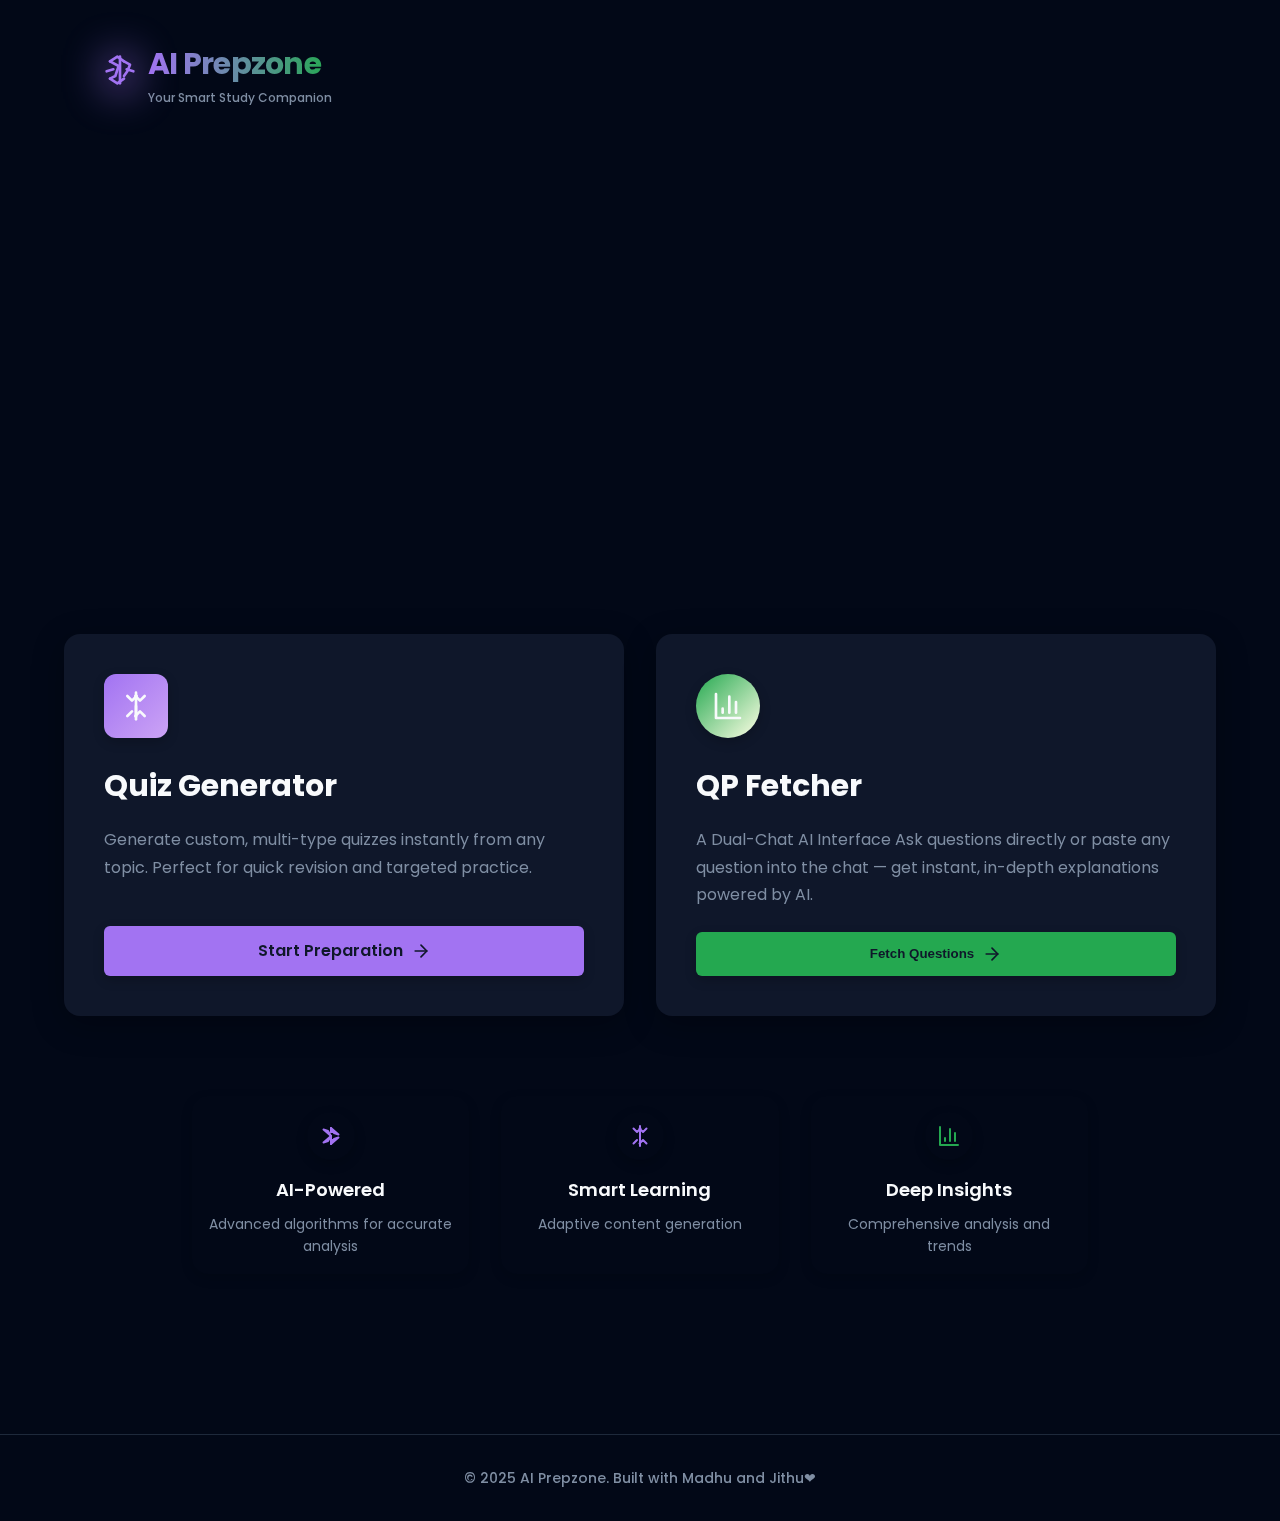
<file: FrontEnd/index.html>
<!doctype html>
<html lang="en">
<head>
    <meta charset="UTF-8" />
    <meta name="viewport" content="width=device-width, initial-scale=1.0" />
    <title>AI Prepzone - Your Smart Study Companion</title>
    <meta name="description" content="Generate custom quizzes and analyze question papers with AI. Your ultimate exam preparation tool powered by advanced AI technology." />
    <meta name="author" content="AI Prepzone" />
    <link rel="preconnect" href="https://fonts.googleapis.com">
    <link rel="preconnect" href="https://fonts.gstatic.com" crossorigin>
    <link href="https://fonts.googleapis.com/css2?family=Poppins:wght@300;400;500;600;700&display=swap" rel="stylesheet">
    <link rel="stylesheet" href="styles.css">

    <style>
        :root {
            --radius: 0.5rem;
            
            /* Dark Mode Base Colors */
            --background: 222.2 84% 4.9%; /* Very dark background */
            --foreground: 210 40% 98%; /* Light text */
            --card: 222.2 47.4% 11.2%; /* Dark card background */
            --border: 217.2 32.6% 17.5%; /* Dark gray border */
            --muted-foreground: 215.4 16.3% 56.9%; /* Muted gray text */

            /* Primary (Accent 1 - Rocket/Brain) */
            --primary: 262 83% 70%; /* Bright Purple */
            --primary-foreground: 222.2 47.4% 11.2%; /* Dark text on bright button */
            --primary-glow: 270 80% 80%;

            /* Secondary (Accent 2 - Analysis) */
            --secondary: 140 65% 40%;
 /* Light Yellow/Cream */
            --secondary-foreground: 222.2 47.4% 11.2%; /* Dark text on light button */
            --secondary-glow: 60 100% 95%;
        }

        .glass {
            background-color: hsla(var(--card), 0.5); /* Semi-transparent card background */
            backdrop-filter: blur(8px);
            border: 1px solid hsla(var(--border), 0.3);
        }

        .card-shadow {
            box-shadow: 0 4px 6px -1px rgba(0, 0, 0, 0.4), 0 2px 4px -2px rgba(0, 0, 0, 0.2);
        }
    </style>
</head>
<body>
    <div id="root" class="min-h-screen w-full font-poppins overflow-x-hidden">
        <div class="fixed inset-0 overflow-hidden pointer-events-none">
            <div class="orb primary-orb"></div>
            <div class="orb secondary-orb"></div>
        </div>

        <header class="header">
            <div class="logo-container">
                <div class="icon-wrapper">
                    <div class="icon-glow"></div>
                    <svg xmlns="http://www.w3.org/2000/svg" width="24" height="24" viewBox="0 0 24 24" fill="none" stroke="currentColor" stroke-width="2" stroke-linecap="round" stroke-linejoin="round" class="icon rocket-icon"><path d="M4.5 5.5l5.5-3.5L15 5.5"/><path d="M12 2v20"/><path d="M4.5 18.5l5.5 3.5L15 18.5"/><path d="M15 5.5L19.5 8l-2 5l-2.5 3.5"/><path d="M4.5 5.5L11 9l-2.5 7.5L4.5 18.5"/><path d="M17 11.5L22 13"/><path d="M2 13L7 11.5"/></svg>
                </div>
                <div>
                    <h1 class="header-title">AI Prepzone</h1>
                    <p class="header-subtitle">Your Smart Study Companion</p>
                </div>
            </div>
        </header>

        <main class="main-content">
            <div class="hero-section" id="fade-in-element">
                <div class="inline-badge glass">
                    <svg xmlns="http://www.w3.org/2000/svg" width="16" height="16" viewBox="0 0 24 24" fill="none" stroke="currentColor" stroke-width="2" stroke-linecap="round" stroke-linejoin="round" class="badge-icon"><path d="M12 20v-8"/><path d="M16 16h-4"/><path d="M12 20l3-5l4.5-1.5L12 20z"/><path d="M12 4v4"/><path d="M16 8h-4"/><path d="M12 4l3 5l4.5 1.5L12 4z"/><path d="M12 12l-3-5l-4.5-1.5L12 12z"/><path d="M12 12l-3 5l-4.5 1.5L12 12z"/></svg>
                    <span class="badge-text">Powered by Advanced AI</span>
                </div>
                <h2 class="hero-title">
                    Choose Your
                    <span class="hero-gradient-text">
                        Learning Tool
                    </span>
                </h2>
                <p class="hero-subtitle">
                    Select a feature below to begin your exam preparation and analysis journey
                </p>
            </div>

            <div class="feature-cards-grid">
                <div class="feature-card-wrapper group">
                    <div class="glow-effect primary-glow"></div>
                    <div class="feature-card primary-card">
                        <div class="card-icon-container">
                            <div class="card-icon-bg primary-bg">
                                <svg xmlns="http://www.w3.org/2000/svg" width="32" height="32" viewBox="0 0 24 24" fill="none" stroke="currentColor" stroke-width="2" stroke-linecap="round" stroke-linejoin="round" class="card-icon"><path d="M12 2v20"/><path d="M18.5 4.5l-3.5 3.5-3.5-3.5"/><path d="M5.5 4.5l3.5 3.5 3.5-3.5"/><path d="M12 12v8"/><path d="M18.5 19.5l-3.5-3.5-3.5 3.5"/><path d="M5.5 19.5l3.5-3.5-3.5 3.5"/></svg>
                            </div>
                        </div>

                        <div class="content-body">
                            <h3 class="card-title">Quiz Generator</h3>
                            <p class="card-description">
                                Generate custom, multi-type quizzes instantly from any topic.
                                Perfect for quick revision and targeted practice.
                            </p>
                        </div>

                        <a href="quiz.html" class="cta-button primary-cta">
    <span>Start Preparation</span>
    <svg xmlns="http://www.w3.org/2000/svg" width="20" height="20" viewBox="0 0 24 24" fill="none" stroke="currentColor" stroke-width="2" stroke-linecap="round" stroke-linejoin="round" class="arrow-icon"><path d="M5 12h14"/><path d="M12 5l7 7-7 7"/></svg>
</a>
                    </div>
                </div>

                <div class="feature-card-wrapper group">
                    <div class="glow-effect secondary-glow"></div>
                    <div class="feature-card secondary-card">
                        <div class="card-icon-container">
                            <div class="card-icon-bg secondary-bg">
                                <svg xmlns="http://www.w3.org/2000/svg" width="32" height="32" viewBox="0 0 24 24" fill="none" stroke="currentColor" stroke-width="2" stroke-linecap="round" stroke-linejoin="round" class="card-icon"><path d="M3 3v18h18"/><path d="M18 17V9"/><path d="M13 17V5"/><path d="M8 17v-3"/></svg>
                            </div>
                        </div>

                        <div class="content-body">
                            <h3 class="card-title">QP Fetcher</h3>
                            <p class="card-description">
                                A Dual-Chat AI Interface Ask questions directly or paste any question into the chat — get instant, in-depth explanations powered by AI.
                            </p>
                            </p>
                        </div>

                        <button class="cta-button secondary-cta" id="back-btn">
                            <span>Fetch Questions</span>
                            <svg xmlns="http://www.w3.org/2000/svg" width="20" height="20" viewBox="0 0 24 24" fill="none" stroke="currentColor" stroke-width="2" stroke-linecap="round" stroke-linejoin="round" class="arrow-icon"><path d="M5 12h14"/><path d="M12 5l7 7-7 7"/></svg>
                        </button>
                    </div>
                </div>
            </div>

            <div class="features-list-container">
                <div class="features-list-grid">
                    <div class="feature-item">
                        <div class="feature-icon-wrapper primary-text glass">
                            <svg xmlns="http://www.w3.org/2000/svg" width="24" height="24" viewBox="0 0 24 24" fill="none" stroke="currentColor" stroke-width="2" stroke-linecap="round" stroke-linejoin="round" class="feature-icon"><path d="M12 20v-8"/><path d="M16 16h-4"/><path d="M12 20l3-5l4.5-1.5L12 20z"/><path d="M12 4v4"/><path d="M16 8h-4"/><path d="M12 4l3 5l4.5 1.5L12 4z"/><path d="M12 12l-3-5l-4.5-1.5L12 12z"/><path d="M12 12l-3 5l-4.5 1.5L12 12z"/></svg>
                        </div>
                        <h4 class="feature-title">AI-Powered</h4>
                        <p class="feature-description">Advanced algorithms for accurate analysis</p>
                    </div>
                    <div class="feature-item">
                        <div class="feature-icon-wrapper primary-text glass">
                            <svg xmlns="http://www.w3.org/2000/svg" width="24" height="24" viewBox="0 0 24 24" fill="none" stroke="currentColor" stroke-width="2" stroke-linecap="round" stroke-linejoin="round" class="feature-icon"><path d="M12 2v20"/><path d="M18.5 4.5l-3.5 3.5-3.5-3.5"/><path d="M5.5 4.5l3.5 3.5 3.5-3.5"/><path d="M12 12v8"/><path d="M18.5 19.5l-3.5-3.5-3.5 3.5"/><path d="M5.5 19.5l3.5-3.5-3.5 3.5"/></svg>
                        </div>
                        <h4 class="feature-title">Smart Learning</h4>
                        <p class="feature-description">Adaptive content generation</p>
                    </div>
                    <div class="feature-item">
                        <div class="feature-icon-wrapper secondary-text glass">
                            <svg xmlns="http://www.w3.org/2000/svg" width="24" height="24" viewBox="0 0 24 24" fill="none" stroke="currentColor" stroke-width="2" stroke-linecap="round" stroke-linejoin="round" class="feature-icon"><path d="M3 3v18h18"/><path d="M18 17V9"/><path d="M13 17V5"/><path d="M8 17v-3"/></svg>
                        </div>
                        <h4 class="feature-title">Deep Insights</h4>
                        <p class="feature-description">Comprehensive analysis and trends</p>
                    </div>
                </div>
            </div>
        </main>

        <footer class="footer">
            <p class="footer-text">
                © 2025 AI Prepzone. Built with Madhu and Jithu❤
            </p>
        </footer>
    </div>

    <script src="script.js"></script>
</body>
</html>
</file>
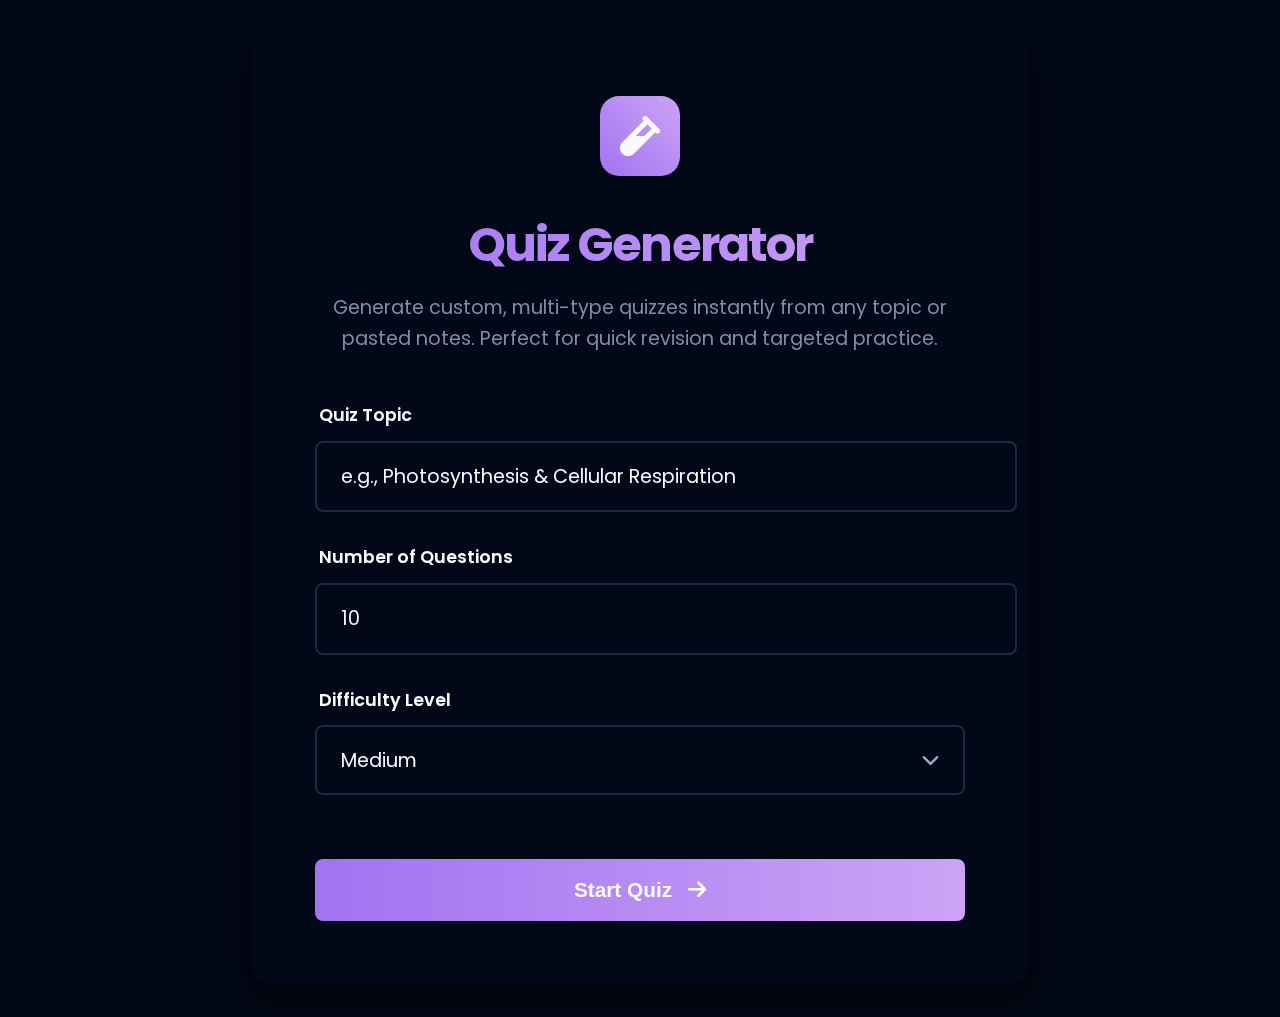
<file: FrontEnd/quiz.html>
<!DOCTYPE html>
<html lang="en">
<head>
  <meta charset="UTF-8" />
  <meta name="viewport" content="width=device-width, initial-scale=1" />
  <title>AI Prepzone - Quiz Generator</title>
  <link href="https://fonts.googleapis.com/css2?family=Poppins:wght@300;400;600;700&display=swap" rel="stylesheet" />
  <link
    rel="stylesheet"
    href="https://cdnjs.cloudflare.com/ajax/libs/font-awesome/6.0.0-beta3/css/all.min.css"
  />
  <link rel="stylesheet" href="quiz.css" />
</head>
<body>
  <main class="quiz-container">
    <div class="quiz-form-card">
      <div class="icon-box">
        <i class="fas fa-vial"></i>
      </div>
      <h1 class="main-title">Quiz Generator</h1>
      <p class="subtitle">
        Generate custom, multi-type quizzes instantly from any topic or pasted
        notes. Perfect for quick revision and targeted practice.
      </p>

            <form id="quiz-params-form" class="quiz-form" autocomplete="off">
        
                  <div class="form-group">
          <label for="topic-title">Quiz Topic</label>
          <input
            type="text"
            id="topic-title"
            name="topic-title"
            placeholder="e.g., Photosynthesis & Cellular Respiration"
            required
          />
        </div>

        <div class="form-group">
          <label for="num-questions">Number of Questions</label>
          <input
            type="number"
            id="num-questions"
            name="num-questions"
            min="1"
            max="50"
            value="10"
            required
          />
        </div>

        <div class="form-group">
          <label for="difficulty">Difficulty Level</label>
          <select id="difficulty" name="difficulty" required>
            <option value="easy">Easy</option>
            <option value="medium" selected>Medium</option>
            <option value="hard">Hard</option>
          </select>
        </div>
        
                <button type="submit" class="btn btn-primary submit-btn" id="startQuizBtn">
            Start Quiz <i class="fas fa-arrow-right"></i>
        </button>
        
                <div id="loadingIndicator" style="display:none; text-align:center; padding: 15px;">
            <i class="fas fa-sync-alt fa-spin"></i> Generating Quiz...
        </div>

      </form>
          </div>
  </main>
  
  <script src="script.js"></script>
</body>
</html>
</file>
<file: FrontEnd/styles.css>
/* ADD THIS BLOCK AT THE VERY TOP OF YOUR CSS FILE */
:root {
    /* --- Your Color Variables --- */

    /* Primary Color (Quiz Generator - Purple/Pink example) */
    --primary: 270 70% 50%;
    --primary-foreground: 0 0% 100%;
    --primary-glow: 275 75% 55%;

    /* Secondary Color (QP Analyser - EMERALD GREEN) */
    --secondary: 155 60% 35%; /* The main emerald green color */
    --secondary-foreground: 0 0% 100%; /* White text for contrast */
    --secondary-glow: 160 70% 40%; /* Slightly brighter green for hover/glow */

    /* General Background/Foreground/Muted colors */
    --background: 220 20% 10%; /* Dark background */
    --foreground: 220 20% 90%; /* Light text */
    --muted-foreground: 220 10% 60%; /* Greyish text */
    --card: 220 20% 15%; /* Slightly lighter card background */
    --border: 220 15% 30%;
    --radius: 0.5rem; /* Standard border radius */
}
/* END OF NEW ROOT BLOCK */

/* Base Reset and Font */
* {
    box-sizing: border-box;
    margin: 0;
    padding: 0;
}

body {
    background-color: hsl(var(--background));
    color: hsl(var(--foreground));
    font-family: 'Poppins', sans-serif;
    line-height: 1.6; /* Slightly increased for better readability */
    overflow-x: hidden;
    -webkit-font-smoothing: antialiased; /* Smoother text rendering */
    -moz-osx-font-smoothing: grayscale;
}

/* Utility Classes based on Tailwind/Shadcn */
.font-poppins {
    font-family: 'Poppins', sans-serif;
}

.min-h-screen {
    min-height: 100vh;
}

.w-full {
    width: 100%;
}

.overflow-x-hidden {
    overflow-x: hidden;
}

.relative {
    position: relative;
}

.z-10 {
    z-index: 10;
}

.flex {
    display: flex;
}

.items-center {
    align-items: center;
}

.justify-center {
    justify-content: center;
}

.text-center {
    text-align: center;
}

.mx-auto {
    margin-left: auto;
    margin-right: auto;
}

/* Colors */
.text-primary { color: hsl(var(--primary)); }
.text-secondary { color: hsl(var(--secondary)); }
.text-primary-foreground { color: hsl(var(--primary-foreground)); }
.text-secondary-foreground { color: hsl(var(--secondary-foreground)); }
.text-muted-foreground { color: hsl(var(--muted-foreground)); }

/* Container */
.main-content {
    max-width: 1400px;
    margin: 0 auto;
    padding-left: 1.5rem; /* px-6 */
    padding-right: 1.5rem; /* px-6 */
    padding-top: 3rem; /* py-12 */
    padding-bottom: 5rem; /* py-20 */
    position: relative;
    z-index: 10;
}

@media (min-width: 768px) {
    .main-content {
        padding-top: 5rem; /* md:py-20 */
    }
}

/* Header */
.header {
    position: relative;
    z-index: 10;
    padding: 2rem 1.5rem; /* py-8 px-6 */
    backdrop-filter: blur(10px); /* Added subtle blur for modern glass effect */
    background: hsla(var(--background), 0.8); /* Semi-transparent background */
}

@media (min-width: 768px) {
    .header {
        padding-left: 4rem; /* md:px-16 */
        padding-right: 4rem; /* md:px-16 */
    }
}

@media (min-width: 1024px) {
    .header {
        padding-left: 6rem; /* lg:px-24 */
        padding-right: 6rem; /* lg:px-24 */
    }
}

.logo-container {
    display: flex;
    align-items: center;
    gap: 0.75rem; /* gap-3 */
    cursor: pointer;
    width: fit-content;
    transition: transform 0.3s ease, filter 0.3s ease;
    border-radius: 0.5rem;
    padding: 0.5rem;
}

.logo-container:hover {
    transform: scale(1.05); /* Subtle scale on hover */
    filter: brightness(1.1);
}

.icon-wrapper {
    position: relative;
}

.icon-glow {
    position: absolute;
    inset: 0;
    background-color: hsl(var(--primary));
    filter: blur(20px); /* blur-xl */
    opacity: 0.5;
    transition: opacity 0.3s ease;
}

.logo-container:hover .icon-glow {
    opacity: 0.8;
}

.icon {
    width: 2rem; /* w-8 */
    height: 2rem; /* h-8 */
    color: hsl(var(--primary));
    position: relative;
    z-index: 10;
    transition: transform 0.5s ease;
}

.logo-container:hover .rocket-icon {
    transform: rotate(12deg) scale(1.1); /* Added scale for more dynamism */
}

.header-title {
    font-size: clamp(1.5rem, 1.3438rem + 0.7813vw, 1.875rem); /* text-2xl md:text-3xl */
    font-weight: 700; /* font-bold */
    letter-spacing: -0.025em; /* tracking-tight */
    background: linear-gradient(to right, hsl(var(--primary)), hsl(var(--secondary))); /* Added gradient for title */
    -webkit-background-clip: text;
    -webkit-text-fill-color: transparent;
    background-clip: text;
}

.header-subtitle {
    font-size: 0.75rem; /* text-xs */
    color: hsl(var(--muted-foreground));
    font-weight: 500;
}

/* --- Hero Section --- */
.hero-section {
    margin-bottom: 4rem; /* mb-16 */
    opacity: 0;
    transform: translateY(20px);
    /* Animation handled by script.js */
    text-align: center; /* Ensure center alignment */
}

@media (min-width: 768px) {
    .hero-section {
        margin-bottom: 6rem; /* md:mb-24 */
    }
}

.inline-badge {
    display: inline-flex;
    align-items: center;
    gap: 0.5rem; /* gap-2 */
    padding: 0.5rem 1rem; /* px-4 py-2 */
    border-radius: 9999px; /* rounded-full */
    margin-bottom: 1.5rem; /* mb-6 */
    background: hsla(var(--card), 0.6); /* Enhanced glass effect */
    backdrop-filter: blur(10px);
    border: 1px solid hsla(var(--border), 0.2);
    box-shadow: 0 4px 12px rgba(0, 0, 0, 0.15); /* Added shadow for depth */
}

.badge-icon {
    color: hsl(var(--primary));
    animation: pulse 2s infinite; /* Subtle pulse animation */
}

.badge-text {
    font-size: 0.875rem; /* text-sm */
    font-weight: 500; /* font-medium */
    color: hsl(var(--foreground));
}

.hero-title {
    font-size: clamp(2.25rem, 1.7083rem + 2.7083vw, 4.5rem); /* text-4xl md:text-6xl lg:text-7xl */
    font-weight: 700;
    margin-bottom: 1.5rem; /* mb-6 */
    line-height: 1.2; /* leading-tight */
    letter-spacing: -0.02em;
}

.hero-gradient-text {
    display: block;
    margin-top: 0.5rem; /* mt-2 */
    background: linear-gradient(135deg, hsl(var(--primary)), hsl(var(--primary-glow)), hsl(var(--secondary)));
    -webkit-background-clip: text;
    -webkit-text-fill-color: transparent;
    background-clip: text;
    animation: gradient 8s ease infinite;
    background-size: 200% 200%;
    text-shadow: 0 0 20px hsla(var(--primary), 0.3); /* Added glow effect */
}

.hero-subtitle {
    font-size: clamp(1.125rem, 1.0rem + 0.625vw, 1.25rem); /* text-lg md:text-xl */
    color: hsl(var(--muted-foreground));
    max-width: 42rem; /* max-w-2xl */
    margin-left: auto;
    margin-right: auto;
    font-weight: 400;
    line-height: 1.7;
}

/* --- Feature Cards --- */
.feature-cards-grid {
    display: grid;
    gap: 2rem; /* gap-8 */
    max-width: 72rem; /* max-w-6xl */
    margin-left: auto;
    margin-right: auto;
}

@media (min-width: 768px) {
    .feature-cards-grid {
        grid-template-columns: repeat(2, minmax(0, 1fr)); /* md:grid-cols-2 */
    }
}

.feature-card-wrapper {
    position: relative;
    perspective: 1000px; /* Added for 3D effect */
}

.glow-effect {
    position: absolute;
    inset: -0.25rem; /* -inset-1 */
    border-radius: 1rem; /* rounded-2xl */
    filter: blur(24px); /* blur-xl */
    opacity: 0;
    transition: opacity 0.5s ease;
}

.feature-card-wrapper:hover .glow-effect {
    opacity: 0.6; /* Increased for more visibility */
}

.primary-glow {
    background: linear-gradient(135deg, hsl(var(--primary)), hsl(var(--primary-glow)));
}

.secondary-glow {
    background: linear-gradient(135deg, hsl(var(--secondary)), hsl(var(--secondary-glow)));
}

.feature-card {
    position: relative;
    background-color: hsl(var(--card));
    border-radius: 1rem; /* rounded-2xl */
    padding: 2rem; /* p-8 */
    border-top-width: 4px; /* border-t-4 */
    transition: transform 0.5s ease, box-shadow 0.5s ease;
    height: 100%;
    display: flex;
    flex-direction: column;
    box-shadow: 0 8px 32px rgba(0, 0, 0, 0.3); /* Enhanced shadow */
    backdrop-filter: blur(10px);
    border: 1px solid hsla(var(--border), 0.1);
}

.feature-card-wrapper:hover .feature-card {
    transform: translateY(-12px) rotateX(5deg); /* 3D lift effect */
    box-shadow: 0 20px 40px rgba(0, 0, 0, 0.4);
}

@media (min-width: 768px) {
    .feature-card {
        padding: 2.5rem; /* md:p-10 */
    }
}

.primary-card {
    border-top-color: hsl(var(--primary));
}

.secondary-card {
    border-top-color: hsl(var(--secondary));
}

.card-icon-container {
    margin-bottom: 1.5rem; /* mb-6 */
}

.card-icon-bg {
    width: 4rem; /* w-16 */
    height: 4rem; /* h-16 */
    display: flex;
    align-items: center;
    justify-content: center;
    box-shadow: 0 4px 12px rgba(0, 0, 0, 0.2); /* Icon shadow */
}

.primary-bg {
    background: linear-gradient(135deg, hsl(var(--primary)), hsl(var(--primary-glow)));
    border-radius: 0.75rem; /* rounded-xl */
}

.secondary-bg {
    background: linear-gradient(135deg, hsl(var(--secondary)), hsl(var(--secondary-glow)));
    border-radius: 9999px; /* rounded-full */
}

.card-icon {
    width: 2rem; /* w-8 */
    height: 2rem; /* h-8 */
    color: hsl(var(--foreground));
    /* This color will be overridden by primary/secondary-text classes in HTML */
}

/* Content */
.content-body {
    flex-grow: 1; /* flex-grow */
}

.card-title {
    font-size: clamp(1.5rem, 1.3438rem + 0.7813vw, 1.875rem); /* text-2xl md:text-3xl */
    font-weight: 700;
    margin-bottom: 1rem; /* mb-4 */
    color: hsl(var(--foreground));
}

.card-description {
    color: hsl(var(--muted-foreground));
    line-height: 1.7; /* leading-relaxed */
    margin-bottom: 1.5rem; /* mb-6 */
    font-weight: 400;
}

/* CTA Button */
.cta-button {
    padding: 0.75rem 1.5rem; /* size="lg" */
    font-weight: 600; /* Increased weight */
    border-radius: calc(var(--radius) - 2px); /* md radius */
    width: 100%; /* w-full */
    display: flex;
    align-items: center;
    justify-content: center;
    transition: all 0.3s ease;
    border: none;
    cursor: pointer;
    box-shadow: 0 4px 12px rgba(0, 0, 0, 0.2); /* Button shadow */
    position: relative;
    overflow: hidden;
}

.cta-button::before {
    content: '';
    position: absolute;
    top: 0;
    left: -100%;
    width: 100%;
    height: 100%;
    background: linear-gradient(90deg, transparent, rgba(255, 255, 255, 0.2), transparent);
    transition: left 0.5s;
}

.cta-button:hover::before {
    left: 100%;
}

@media (min-width: 768px) {
    .cta-button {
        width: auto; /* md:w-auto */
    }
}

.primary-cta {
    background-color: hsl(var(--primary));
    color: hsl(var(--primary-foreground));
}

.primary-cta:hover {
    background-color: hsl(var(--primary-glow));
    transform: translateY(-2px);
    box-shadow: 0 8px 20px rgba(0, 0, 0, 0.3);
}

.secondary-cta {
    background-color: hsl(var(--secondary));
    color: hsl(var(--secondary-foreground));
}

.secondary-cta:hover {
    background-color: hsl(var(--secondary-glow));
    transform: translateY(-2px);
    box-shadow: 0 8px 20px rgba(0, 0, 0, 0.3);
}

.arrow-icon {
    margin-left: 0.5rem; /* ml-2 */
    width: 1.25rem; /* w-5 */
    height: 1.25rem; /* h-5 */
    transition: transform 0.3s ease;
}

.cta-button:hover .arrow-icon {
    transform: translateX(6px); /* Increased movement */
}

/* --- Features List --- */
.features-list-container {
    margin-top: 5rem; /* mt-20 */
    max-width: 56rem; /* max-w-4xl */
    margin-left: auto;
    margin-right: auto;
}

.features-list-grid {
    display: grid;
    gap: 2rem; /* gap-8 */
    text-align: center;
}

@media (min-width: 768px) {
    .features-list-grid {
        grid-template-columns: repeat(3, minmax(0, 1fr)); /* md:grid-cols-3 */
    }
}

.feature-item {
    text-align: center;
    padding: 1rem;
    background: hsla(var(--card), 0.4); /* Glass effect */
    backdrop-filter: blur(10px);
    border-radius: 1rem;
    border: 1px solid hsla(var(--border), 0.1);
    box-shadow: 0 4px 12px rgba(0, 0, 0, 0.15);
    transition: transform 0.3s ease;
}

.feature-item:hover {
    transform: translateY(-5px);
}

.feature-icon-wrapper {
    width: 3rem; /* w-12 */
    height: 3rem; /* h-12 */
    border-radius: 9999px; /* rounded-full */
    margin-left: auto;
    margin-right: auto;
    display: flex;
    align-items: center;
    justify-content: center;
    margin-bottom: 1rem; /* mb-4 */
    box-shadow: 0 4px 12px rgba(0, 0, 0, 0.2);
}

.feature-icon {
    width: 1.5rem; /* w-6 */
    height: 1.5rem; /* h-6 */
}

.primary-text { color: hsl(var(--primary)); }
.secondary-text { color: hsl(var(--secondary)); }

.feature-title {
    font-weight: 600; /* font-semibold */
    font-size: 1.125rem; /* text-lg */
    margin-bottom: 0.5rem; /* space-y-2 */
    color: hsl(var(--foreground));
}

.feature-description {
    font-size: 0.875rem; /* text-sm */
    color: hsl(var(--muted-foreground));
    font-weight: 400;
}

/* --- Footer --- */
.footer {
    position: relative;
    z-index: 10;
    margin-top: 5rem; /* mt-20 */
    padding: 2rem 0; /* py-8 */
    text-align: center;
    border-top: 1px solid hsl(var(--border)); /* border-t border-border/50 */
    background: hsla(var(--background), 0.8);
    backdrop-filter: blur(10px);
}

.footer-text {
    font-size: 0.875rem; /* text-sm */
    color: hsl(var(--muted-foreground));
    font-weight: 500;
}

/* --- Animations --- */
/* Animated Orbs */
.orb {
    position: absolute;
    width: 24rem; /* w-96 */
    height: 24rem; /* h-96 */
    border-radius: 9999px; /* rounded-full */
    filter: blur(40px); /* blur-3xl */
}

.primary-orb {
    top: 5rem; /* top-20 */
    left: -5rem; /* -left-20 */
    background-color: hsla(var(--primary), 0.15); /* Adjusted opacity */
    animation: float 6s ease-in-out infinite;
}

.secondary-orb {
    bottom: 5rem; /* bottom-20 */
    right: -5rem; /* -right-20 */
    background-color: hsla(var(--secondary), 0.1); /* Reduced opacity for better contrast on dark background */
    animation: float 6s ease-in-out infinite 3s; /* float-delayed */
}

@keyframes float {
    0%, 100% {
        transform: translateY(0px);
    }
    50% {
        transform: translateY(-20px);
    }
}

@keyframes gradient {
    0% {
        background-position: 0% 50%;
    }
    50% {
        background-position: 100% 50%;
    }
    100% {
        background-position: 0% 50%;
    }
}

@keyframes fade-in {
    0% {
        opacity: 0;
        transform: translateY(20px);
    }
    100% {
        opacity: 1;
        transform: translateY(0);
    }
}

@keyframes pulse {
    0%, 100% {
        opacity: 1;
    }
    50% {
        opacity: 0.7;
    }
}

/* The hero section will use this class */
.animate-fade-in {
    animation: fade-in 0.6s ease-out forwards;
}

a.cta-button {
    text-decoration: none;
}
a.cta-button:hover {
    text-decoration: none;
}
</file>
<file: FrontEnd/quiz.css>
:root {
    --radius: 0.5rem;
    
    /* Dark Mode Base Colors */
    --background: 222.2 84% 4.9%; /* Very dark background */
    --foreground: 210 40% 98%; /* Light text */
    --card: 222.2 47.4% 11.2%; /* Dark card background */
    --border: 217.2 32.6% 17.5%; /* Dark gray border */
    --muted-foreground: 215.4 16.3% 56.9%; /* Muted gray text */

    /* Primary (Accent 1 - Rocket/Brain) */
    --primary: 262 83% 70%; /* Bright Purple */
    --primary-foreground: 210 40% 98%; /* Light text on bright button */
    --primary-glow: 270 80% 80%;

    /* Secondary (Accent 2 - Analysis) - Not used directly in this quiz form but kept for theme */
    --secondary: 140 65% 40%;
    --secondary-foreground: 210 40% 98%; 
    --secondary-glow: 60 100% 95%; /* Adjust as needed for better visibility against dark background */
}

/* --- Base Styles --- */
body {
    background-color: hsl(var(--background));
    color: hsl(var(--foreground));
    font-family: 'Poppins', sans-serif;
    margin: 0;
    padding: 0;
    display: flex; /* Use flexbox for centering content */
    justify-content: center; /* Center horizontally */
    align-items: center; /* Center vertically */
    min-height: 100vh; /* Full viewport height */
    overflow: auto; /* Changed from hidden to auto to allow scrolling when content overflows */
    box-sizing: border-box;
    position: relative;
}

/* Animated background orbs for extra visual appeal */
body::before {
    content: '';
    position: absolute;
    top: 10%;
    left: 10%;
    width: 200px;
    height: 200px;
    background: radial-gradient(circle, hsla(var(--primary), 0.1), transparent);
    border-radius: 50%;
    animation: float 6s ease-in-out infinite;
    z-index: -1;
}

body::after {
    content: '';
    position: absolute;
    bottom: 10%;
    right: 10%;
    width: 150px;
    height: 150px;
    background: radial-gradient(circle, hsla(var(--secondary), 0.1), transparent);
    border-radius: 50%;
    animation: float 8s ease-in-out infinite reverse;
    z-index: -1;
}

@keyframes float {
    0%, 100% { transform: translateY(0px); }
    50% { transform: translateY(-20px); }
}

/* --- Quiz Container (takes full height/width to center its child) --- */
.quiz-container {
    display: flex;
    justify-content: center;
    align-items: center;
    width: 100%;
    min-height: 100vh; /* Ensure it takes full viewport height */
    padding: 2rem; /* Add some padding on smaller screens */
    box-sizing: border-box;
}

/* --- Quiz Form Card Styling --- */
.quiz-form-card {
    background-color: hsla(var(--card), 0.8); /* Slightly more opaque for better contrast */
    backdrop-filter: blur(15px); /* Enhanced glassmorphism effect */
    border: 2px solid hsla(var(--border), 0.6);
    border-radius: 1.5rem; /* More rounded corners for a softer look */
    padding: 4rem; /* Increased padding for bigger card */
    max-width: 650px; /* Wider card as requested */
    width: 100%;
    box-shadow: 0 15px 40px rgba(0, 0, 0, 0.7); /* Deeper shadow */
    text-align: center; /* Center text within the card */
    transition: transform 0.4s ease, box-shadow 0.4s ease, border-color 0.4s ease;
    position: relative;
}

.quiz-form-card::before {
    content: '';
    position: absolute;
    top: -2px;
    left: -2px;
    right: -2px;
    bottom: -2px;
    background: linear-gradient(45deg, hsl(var(--primary)), hsl(var(--primary-glow)), hsl(var(--secondary)));
    border-radius: inherit;
    z-index: -1;
    opacity: 0;
    transition: opacity 0.4s ease;
}

.quiz-form-card:hover {
    transform: translateY(-8px);
    box-shadow: 0 20px 50px rgba(0, 0, 0, 0.9);
}

.quiz-form-card:hover::before {
    opacity: 0.3; /* Glowing border on hover */
}

/* --- Icon Box Styling --- */
.icon-box {
    width: 5rem; /* Even larger icon box */
    height: 5rem;
    background: linear-gradient(45deg, hsl(var(--primary)), hsl(var(--primary-glow))); /* Gradient background */
    border-radius: 1.2rem; /* Slightly rounded square */
    display: flex;
    justify-content: center;
    align-items: center;
    margin: 0 auto 2.5rem auto; /* Center and add margin below */
    box-shadow: 0 8px 20px hsla(var(--primary), 0.6); /* Icon shadow */
    transition: transform 0.4s ease, box-shadow 0.4s ease;
    position: relative;
}

.icon-box .fas {
    font-size: 2.5rem; /* Larger icon */
    color: hsl(var(--primary-foreground)); /* White text on primary background */
}

.quiz-form-card:hover .icon-box {
    transform: translateY(-8px) rotate(10deg); /* Subtle lift and rotate on card hover */
    box-shadow: 0 12px 25px hsla(var(--primary), 0.8);
}

/* --- Titles and Subtitles --- */
.main-title {
    font-size: 3rem; /* Bigger title for emphasis */
    font-weight: 700;
    margin-bottom: 1rem;
    letter-spacing: -0.04em;
    background: linear-gradient(90deg, hsl(var(--primary)), hsl(var(--primary-glow)));
    -webkit-background-clip: text;
    -webkit-text-fill-color: transparent;
    background-clip: text;
    line-height: 1.2;
    position: relative;
}

.main-title::after {
    content: '🚀'; /* Extra decorative emoji for fun */
    position: absolute;
    top: -10px;
    right: -30px;
    font-size: 1.5rem;
    animation: bounce 2s infinite;
}

@keyframes bounce {
    0%, 20%, 50%, 80%, 100% { transform: translateY(0); }
    40% { transform: translateY(-10px); }
    60% { transform: translateY(-5px); }
}

.subtitle {
    font-size: 1.2rem; /* Slightly larger subtitle */
    color: hsl(var(--muted-foreground));
    margin-bottom: 3rem; /* More space below subtitle */
    line-height: 1.6;
}

/* --- Form and Input Styling --- */
.quiz-form {
    display: flex;
    flex-direction: column; /* Stack form groups vertically */
    gap: 2rem; /* More space between form groups */
    align-items: center; /* Center form elements horizontally */
}

.form-group {
    width: 100%; /* Full width within the form */
    text-align: left; /* Align labels and inputs to the left */
}

.form-group label {
    display: block;
    margin-bottom: 0.8rem;
    font-weight: 600;
    font-size: 1.1rem; /* Professional label size */
    color: hsl(var(--foreground));
    padding-left: 0.25rem; /* Small indent for labels */
}

input[type="text"],
input[type="number"],
select {
    width: 100%;
    padding: 1.2rem 1.5rem; /* Bigger padding for a bolder look */
    border-radius: var(--radius);
    border: 2px solid hsl(var(--border));
    background-color: hsla(var(--background), 0.7); /* Semi-transparent background for inputs */
    color: hsl(var(--foreground));
    font-family: 'Poppins', sans-serif;
    font-size: 1.2rem; /* Professional input font size */
    transition: border-color 0.3s ease, box-shadow 0.3s ease, background-color 0.3s ease;
    -webkit-appearance: none; /* Reset default appearance for select */
    -moz-appearance: none;
    appearance: none;
}

input::placeholder {
    color: hsla(var(--muted-foreground), 0.8);
}

input[type="text"]:focus,
input[type="number"]:focus,
select:focus {
    outline: none;
    border-color: hsl(var(--primary));
    background-color: hsla(var(--background), 0.9); /* Less transparent on focus */
    box-shadow: 0 0 0 4px hsla(var(--primary), 0.3);
}

/* Custom dropdown arrow for select and fix text visibility */
select {
    background-image: url("data:image/svg+xml,%3Csvg xmlns='http://www.w3.org/2000/svg' viewBox='0 0 24 24' fill='none' stroke='%23A0AEC0' stroke-width='2' stroke-linecap='round' stroke-linejoin='round'%3E%3Cpolyline points='6 9 12 15 18 9'/%3E%3C/svg%3E");
    background-repeat: no-repeat;
    background-position: right 1.2rem center;
    background-size: 1.4em; /* Slightly larger arrow */
    padding-right: 3.5rem; /* Ensure space for arrow */
    color: hsl(var(--foreground)); /* Ensure text is visible */
}

select option {
    background-color: hsl(var(--card)); /* Dark background for options */
    color: hsl(var(--foreground)); /* Light text for options */
    padding: 0.5rem;
}

/* --- Start Quiz Button --- */
.btn.btn-primary.submit-btn{
    background: linear-gradient(90deg, hsl(var(--primary)), hsl(var(--primary-glow))); /* Gradient button */
    color: hsl(var(--primary-foreground));
    padding: 1.2rem 3rem; /* Larger button */
    font-size: 1.3rem; /* Prominent text */
    font-weight: 700;
    border-radius: var(--radius);
    border: none;
    cursor: pointer;
    width: 100%;
    display: flex;
    align-items: center;
    justify-content: center;
    gap: 1rem;
    box-shadow: 0 10px 30px hsla(var(--primary), 0.6); /* Stronger button shadow */
    transition: all 0.4s ease;
    margin-top: 2rem; /* Space above button */
    position: relative;
    overflow: hidden;
}

.start-btn::before {
    content: '';
    position: absolute;
    top: 0;
    left: -100%;
    width: 100%;
    height: 100%;
    background: linear-gradient(90deg, transparent, hsla(var(--primary-glow), 0.5), transparent);
    transition: left 0.5s ease;
}

.start-btn:hover::before {
    left: 100%;
}

.start-btn:hover {
    background: linear-gradient(90deg, hsl(var(--primary-glow)), hsl(var(--primary))); /* Invert gradient or intensify */
    transform: translateY(-5px); /* More pronounced lift */
    box-shadow: 0 15px 35px hsla(var(--primary), 0.8);
}

.start-btn:active {
    transform: translateY(0);
    box-shadow: 0 6px 20px hsla(var(--primary), 0.5);
}

.start-btn .fas {
    transition: transform 0.4s ease;
}

.start-btn:hover .fas {
    transform: translateX(8px); /* Arrow slides right */
}

/* --- Responsive Adjustments --- */
@media (max-width: 768px) {
    .quiz-form-card {
        padding: 3rem;
        margin: 0 1rem; /* Ensure some side margin on small screens */
        max-width: 90%;
    }

    .main-title {
        font-size: 2.5rem;
    }

    .subtitle {
        font-size: 1rem;
    }

    .icon-box {
        width: 4.5rem;
        height: 4.5rem;
        margin-bottom: 2rem;
    }
    .icon-box .fas {
        font-size: 2.2rem;
    }

    input[type="text"],
    input[type="number"],
    select {
        padding: 1rem 1.2rem;
        font-size: 1.1rem;
    }

    .start-btn {
        padding: 1rem 2.5rem;
        font-size: 1.2rem;
    }
}

@media (max-width: 480px) {
    .quiz-form-card {
        padding: 2rem;
        max-width: 95%;
    }
    .main-title {
        font-size: 2rem;
    }
    .subtitle {
        font-size: 0.95rem;
        margin-bottom: 2rem;
    }
    .form-group label {
        font-size: 1rem;
    }
    input[type="text"],
    input[type="number"],
    select {
        font-size: 1rem;
    }
    .start-btn {
        font-size: 1.1rem;
        gap: 0.75rem;
    }
}
</file>
